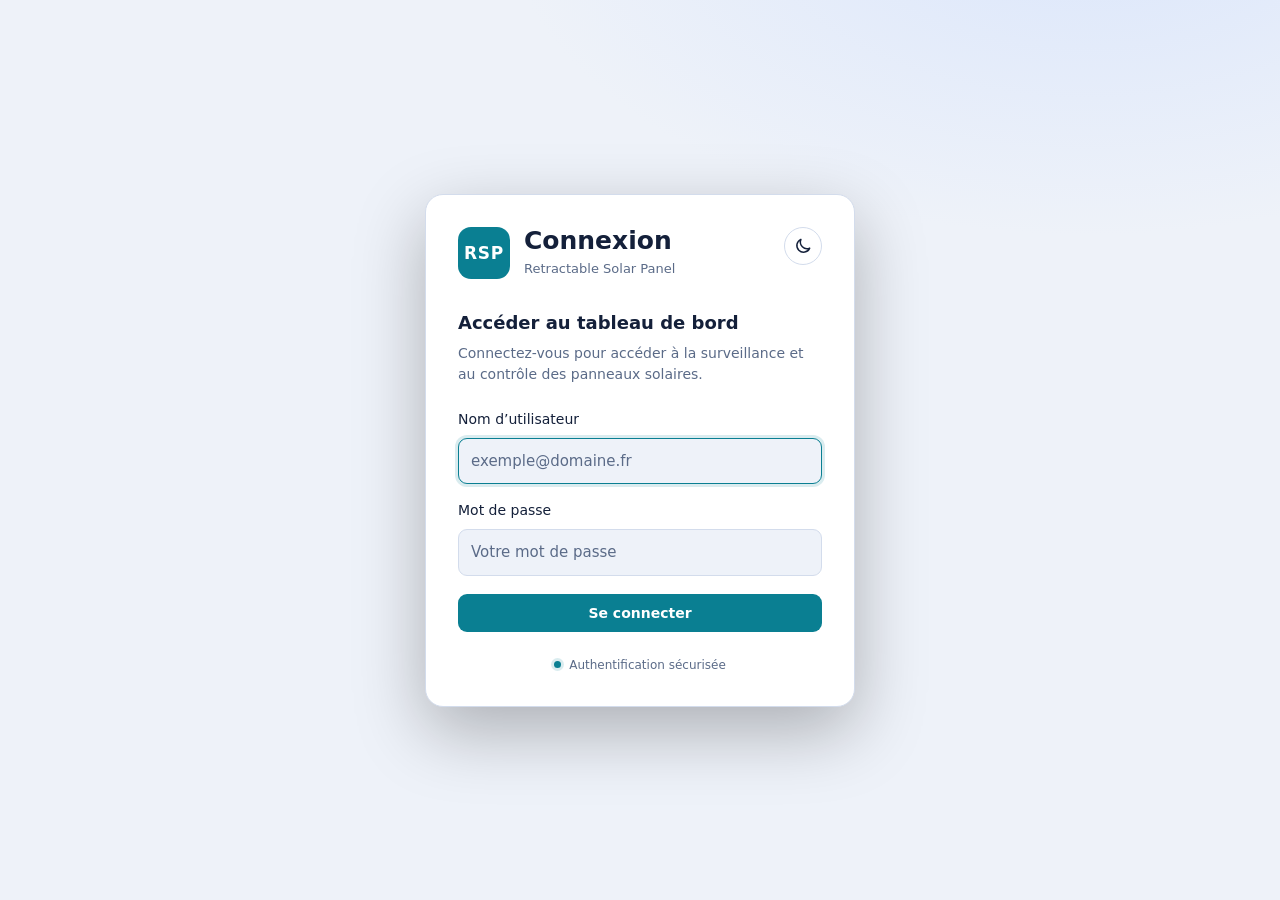
<file: index.html>
<!DOCTYPE html>
<html lang="fr">
<head>
  <meta charset="utf-8">
  <meta name="viewport" content="width=device-width, initial-scale=1">

  <title>RSP – Connexion</title>

  <script src="config.js"></script>
  <script src="js/theme-init.js"></script>
  <link rel="stylesheet" href="css/login.css">
</head>

<body>

  <main class="login-page">

    <section class="login-card" aria-labelledby="login-title">

      <div class="login-header">
        <div class="brand">
          <div class="brand-logo">RSP</div>

          <div>
            <h1 id="login-title">Connexion</h1>
            <p>Retractable Solar Panel</p>
          </div>
        </div>

        <button
          type="button"
          class="theme-btn"
          id="themeBtn"
          aria-label="Changer de thème"
          title="Changer de thème"
        >
          <svg class="i-sun" viewBox="0 0 24 24" aria-hidden="true">
            <circle cx="12" cy="12" r="4"/>
            <path d="M12 2v2M12 20v2M4.9 4.9l1.4 1.4M17.7 17.7l1.4 1.4M2 12h2M20 12h2M4.9 19.1l1.4-1.4M17.7 6.3l1.4-1.4"/>
          </svg>

          <svg class="i-moon" viewBox="0 0 24 24" aria-hidden="true">
            <path d="M20 14.5A8 8 0 0 1 9.5 4a8 8 0 1 0 10.5 10.5z"/>
          </svg>
        </button>
      </div>

      <div class="login-intro">
        <h2>Accéder au tableau de bord</h2>
        <p>
          Connectez-vous pour accéder à la surveillance
          et au contrôle des panneaux solaires.
        </p>
      </div>

      <form
        class="login-form"
        id="loginForm"
        novalidate
        >
        <label for="loginUser">Nom d’utilisateur</label>
        <input type="text" id="loginUser" name="_username" autocomplete="username" placeholder="exemple@domaine.fr" required autofocus>

        <label for="loginPass">Mot de passe</label>
        <input type="password" id="loginPass" name="_password" autocomplete="current-password" placeholder="Votre mot de passe" required>

        <p class="login-error" id="loginError" hidden>Identifiants incorrects.</p>

        <button type="submit" class="login-submit">Se connecter</button>
      </form>

      <div class="login-footer">
        <span class="status-dot"></span>
        <span>Authentification sécurisée</span>
      </div>

    </section>

  </main>

  <script src="js/login.js" defer></script>

</body>
</html>
</file>
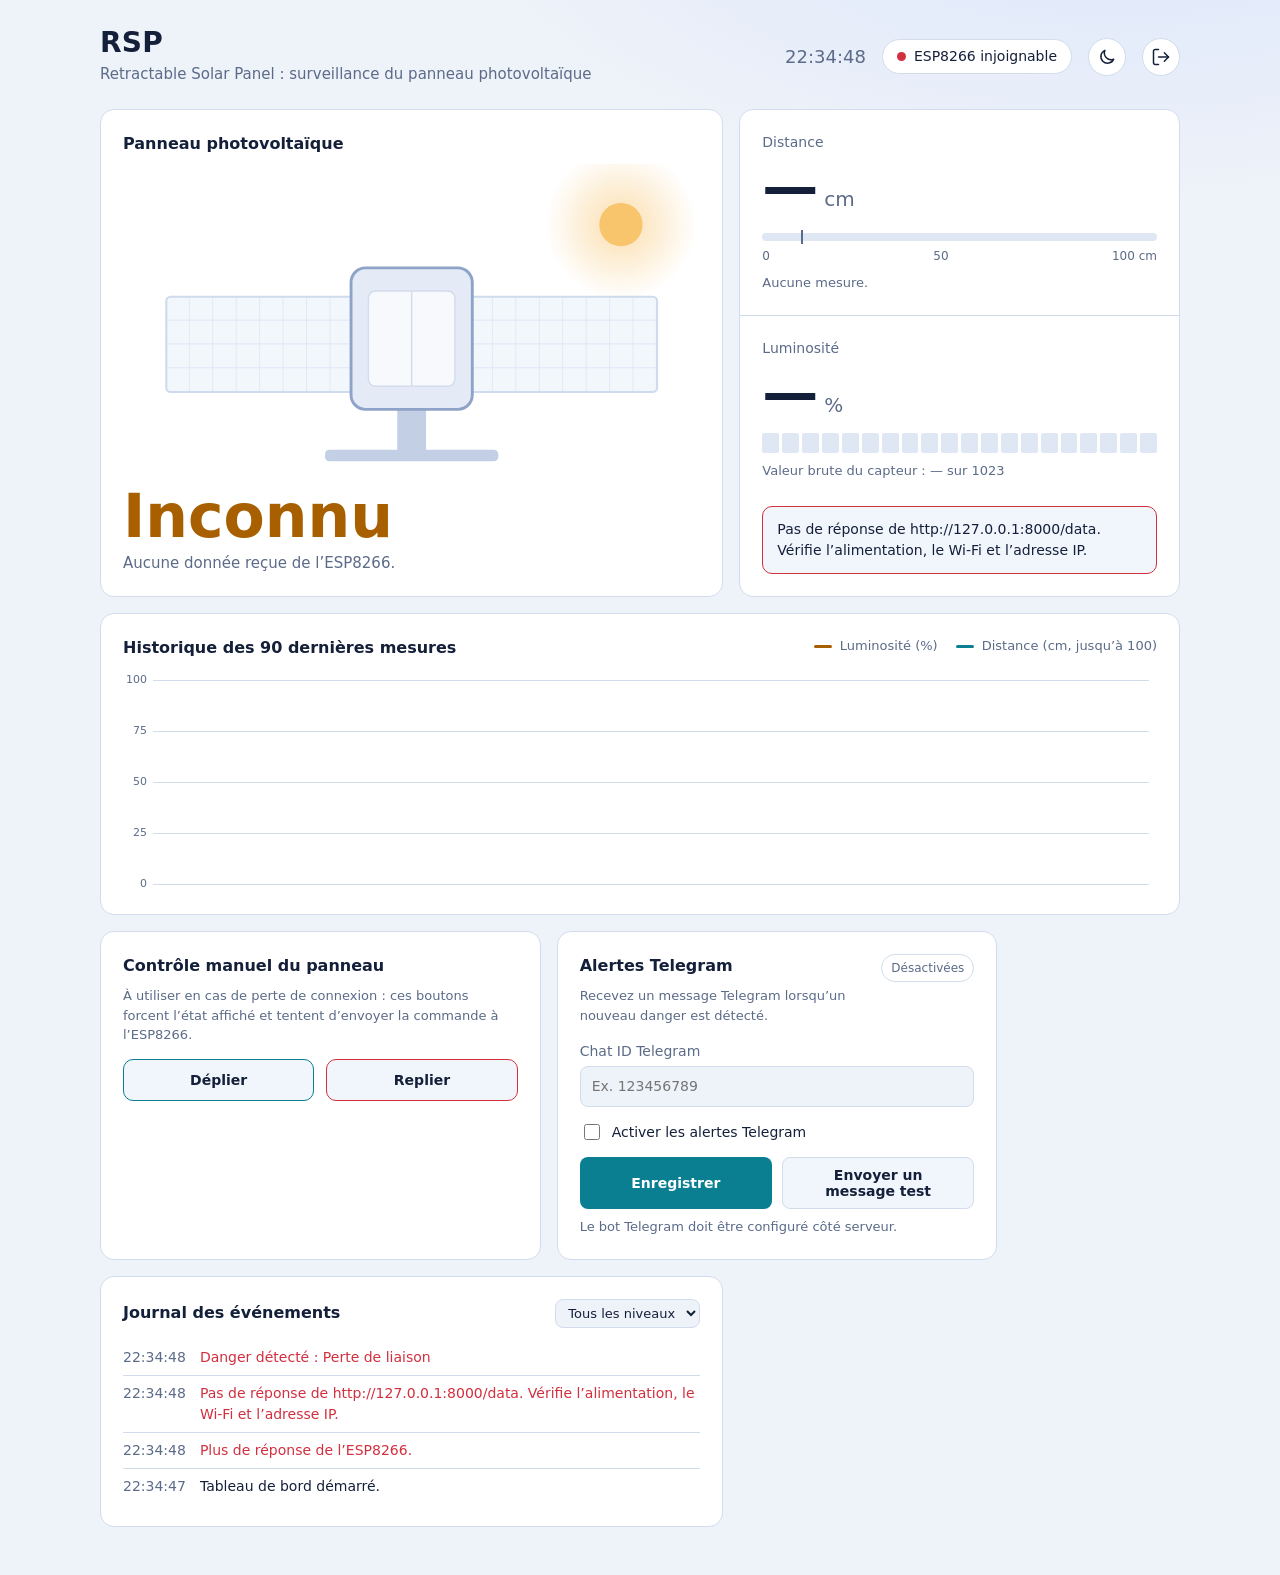
<file: dashboard.html>
﻿<!DOCTYPE html>
<html lang="fr">
<head>
<meta charset="utf-8">
<meta name="viewport" content="width=device-width, initial-scale=1">
<title>RSP – Retractable Solar Panel</title>
<!-- chargé en premier (avant le CSS) pour poser le thème sombre/clair avant l'affichage et éviter un flash -->
<script src="config.js"></script>
<script src="js/theme-init.js"></script>
<link rel="stylesheet" href="css/style.css">
</head>
<body>
<div class="wrap">

  <header>
    <div>
      <h1>RSP</h1>
      <p class="subtitle">Retractable Solar Panel : surveillance du panneau photovoltaïque</p>
    </div>
    <div class="head-right">
      <span class="clock" id="clock">--:--:--</span>
      <span class="pill" id="pill" data-mode="none" role="status">Démarrage…</span>
      <!-- data-mode (live/demo/offline) est changé par setMode() dans app.js -->
      <button type="button" class="theme-btn" id="themeBtn" aria-label="Passer en mode clair" title="Changer de thème">
        <svg class="i-sun" viewBox="0 0 24 24" aria-hidden="true"><circle cx="12" cy="12" r="4"/><path d="M12 2v2M12 20v2M4.9 4.9l1.4 1.4M17.7 17.7l1.4 1.4M2 12h2M20 12h2M4.9 19.1l1.4-1.4M17.7 6.3l1.4-1.4"/></svg>
        <svg class="i-moon" viewBox="0 0 24 24" aria-hidden="true"><path d="M20 14.5A8 8 0 0 1 9.5 4a8 8 0 1 0 10.5 10.5z"/></svg>
      </button>
      <button type="button" class="theme-btn" id="logoutBtn" aria-label="Se déconnecter" title="Se déconnecter">
        <svg viewBox="0 0 24 24" aria-hidden="true" fill="none" stroke="currentColor" stroke-width="2" stroke-linecap="round" stroke-linejoin="round">
          <path d="M9 21H5a2 2 0 0 1-2-2V5a2 2 0 0 1 2-2h4"/>
          <polyline points="16 17 21 12 16 7"/>
          <line x1="21" y1="12" x2="9" y2="12"/>
        </svg>
      </button>
    </div>
  </header>

  <main class="grid">

    <!-- Panneau : état ouvert / refermé -->
    <section class="surface hero" id="hero" data-state="unknown" aria-labelledby="h-panel">
      <h2 id="h-panel">Panneau photovoltaïque</h2>

      <svg id="panelSvg" viewBox="0 0 400 220" data-state="unknown" role="img"
           aria-label="Schéma du panneau : ailes sorties ou rangées dans le coffre">
        <defs>
          <!-- motif répété en grille, utilisé comme texture des cellules photovoltaïques -->
          <pattern id="cells" patternUnits="objectBoundingBox" width=".125" height=".25">
            <rect class="cell-bg" width="16.25" height="16.5"/>
            <path class="cell-line" d="M16.25 0V16.5M0 16.5H16.25" stroke-width=".9" fill="none"/>
          </pattern>
          <!-- dégradé circulaire utilisé pour le halo lumineux du soleil -->
          <radialGradient id="glow">
            <stop class="sun-stop" offset="0" stop-opacity=".55"/>
            <stop class="sun-stop" offset="1" stop-opacity="0"/>
          </radialGradient>
        </defs>

        <!-- soleil : halo + disque plein ; son opacité est pilotée par app.js selon la luminosité -->
        <g id="sun" style="opacity:.6">
          <circle cx="345" cy="42" r="52" fill="url(#glow)"/>
          <circle class="sun-core" cx="345" cy="42" r="15"/>
        </g>

        <!-- mât et base -->
        <rect class="mast" x="190" y="168" width="20" height="32"/>
        <rect class="mast" x="140" y="198" width="120" height="8" rx="3"/>

        <!-- ailes : leur transformation (repli/déploiement) est gérée en CSS via l'attribut data-state -->
        <g class="wing" id="wingL">
          <rect x="30" y="92" width="130" height="66" rx="3" class="wing-face" fill="url(#cells)" stroke-width="1.5"/>
        </g>
        <g class="wing" id="wingR">
          <rect x="240" y="92" width="130" height="66" rx="3" class="wing-face" fill="url(#cells)" stroke-width="1.5"/>
        </g>

        <!-- coffre : renferme les ailes quand le panneau est rentré -->
        <rect class="bay" x="158" y="72" width="84" height="98" rx="10" stroke-width="2"/>
        <rect class="bay-inner" x="170" y="88" width="60" height="66" rx="5"/>
        <path class="bay-line" d="M200 88V154"/>
      </svg>

      <p class="state-word" id="stateWord" aria-live="polite">Inconnu</p>
      <!-- aria-live : les lecteurs d'écran annoncent automatiquement les changements d'état -->
      <p class="state-sub" id="stateSub">En attente des premières mesures.</p>
    </section>

    <!-- Distance + luminosité -->
    <section class="surface readouts" aria-label="Mesures des capteurs">
      <div class="readout">
        <div class="label">Distance</div>
        <div class="value-row">
          <span class="value" id="dist">—</span><span class="unit">cm</span>
        </div>
        <div class="track" aria-hidden="true">
          <div class="tick" id="tick"></div>
          <!-- repère fixe positionné au seuil "rentré" configuré -->
          <div class="marker" id="marker" style="visibility:hidden"></div>
          <!-- curseur mobile : sa position (left en %) reflète la distance mesurée -->
        </div>
        <div class="scale" aria-hidden="true"><span>0</span><span>50</span><span>100 cm</span></div>
        <p class="note" id="distNote">Aucune mesure.</p>
      </div>

      <div class="readout">
        <div class="label">Luminosité</div>
        <div class="value-row">
          <span class="value" id="lum">—</span><span class="unit">%</span>
          <span class="word" id="lumWord"></span>
        </div>
        <div class="segs" id="segs" aria-hidden="true"></div>
        <!-- rempli dynamiquement par app.js avec 20 <span> (les segments de la barre) -->
        <p class="note">Valeur brute du capteur : <span id="lumRaw">—</span> sur 1023</p>
      </div>

      <div class="alert" id="alert" role="status" hidden></div>
      <!-- masqué par défaut (attribut hidden) ; affiché par showAlert() dans app.js -->
    </section>

    <!-- Historique -->
    <section class="surface history" aria-labelledby="h-hist">
      <div class="history-head">
        <h2 id="h-hist">Historique des 90 dernières mesures</h2>
        <div class="legend">
          <span><i style="background:var(--warn)"></i>Luminosité (%)</span>
          <span><i style="background:var(--ok)"></i>Distance (cm, jusqu’à 100)</span>
        </div>
      </div>
      <canvas id="chart" aria-label="Courbes de luminosité et de distance"></canvas>
    </section>

    <!-- Contrôle manuel : utile si l'ESP8266 ne répond plus et qu'il faut piloter le panneau à la main -->
    <section class="surface manual" aria-labelledby="h-manual">
      <h2 id="h-manual">Contrôle manuel du panneau</h2>
      <p class="note">À utiliser en cas de perte de connexion : ces boutons forcent l’état affiché et tentent d’envoyer la commande à l’ESP8266.</p>
      <div class="manual-actions">
        <button type="button" class="manual-btn deploy" id="btnDeploy" data-action="deploy">Déplier</button>
        <button type="button" class="manual-btn retract" id="btnRetract" data-action="retract">Replier</button>
      </div>
      <p class="note" id="manualStatus" aria-live="polite"></p>
      <!-- mis à jour par app.js après chaque commande manuelle -->
    </section>

    <section class="surface telegram-settings" aria-labelledby="h-telegram">
      <div class="settings-head">
        <div>
          <h2 id="h-telegram">Alertes Telegram</h2>
          <p class="note">Recevez un message Telegram lorsqu’un nouveau danger est détecté.</p>
        </div>
        <span class="telegram-status" id="telegramStatus" data-state="off">Désactivées</span>
      </div>
      <form id="telegramForm">
        <label for="telegramChatId">Chat ID Telegram
          <input type="text" id="telegramChatId" name="chatId" placeholder="Ex. 123456789" inputmode="numeric">
        </label>
        <label class="check-label">
          <input type="checkbox" id="telegramEnabled" name="enabled">
          Activer les alertes Telegram
        </label>
        <div class="telegram-actions">
          <button type="submit">Enregistrer</button>
          <button type="button" class="secondary-btn" id="telegramTest">Envoyer un message test</button>
        </div>
      </form>
      <p class="note" id="telegramMessage" aria-live="polite">Le bot Telegram doit être configuré côté serveur.</p>
    </section>


    <!-- Journal -->
    <section class="surface journal" aria-labelledby="h-log">
      <div class="journal-head">
        <h2 id="h-log">Journal des événements</h2>
        <select id="logFilter" aria-label="Filtrer le journal par niveau">
          <option value="all">Tous les niveaux</option>
          <option value="crit">Critique</option>
          <option value="warn">Attention</option>
          <option value="info">Info</option>
        </select>
      </div>
      <ul id="log"></ul>
      <!-- data-filter (posé par app.js) masque en CSS les lignes qui ne correspondent pas au niveau choisi -->
    </section>

  </main>
</div>

<noscript>Ce tableau de bord a besoin de JavaScript pour afficher les mesures en direct.</noscript>



<!-- defer : le script s'exécute après le chargement complet du HTML, une fois tous les éléments accessibles -->
<script src="js/app.js" defer></script>
</body>
</html>
</file>
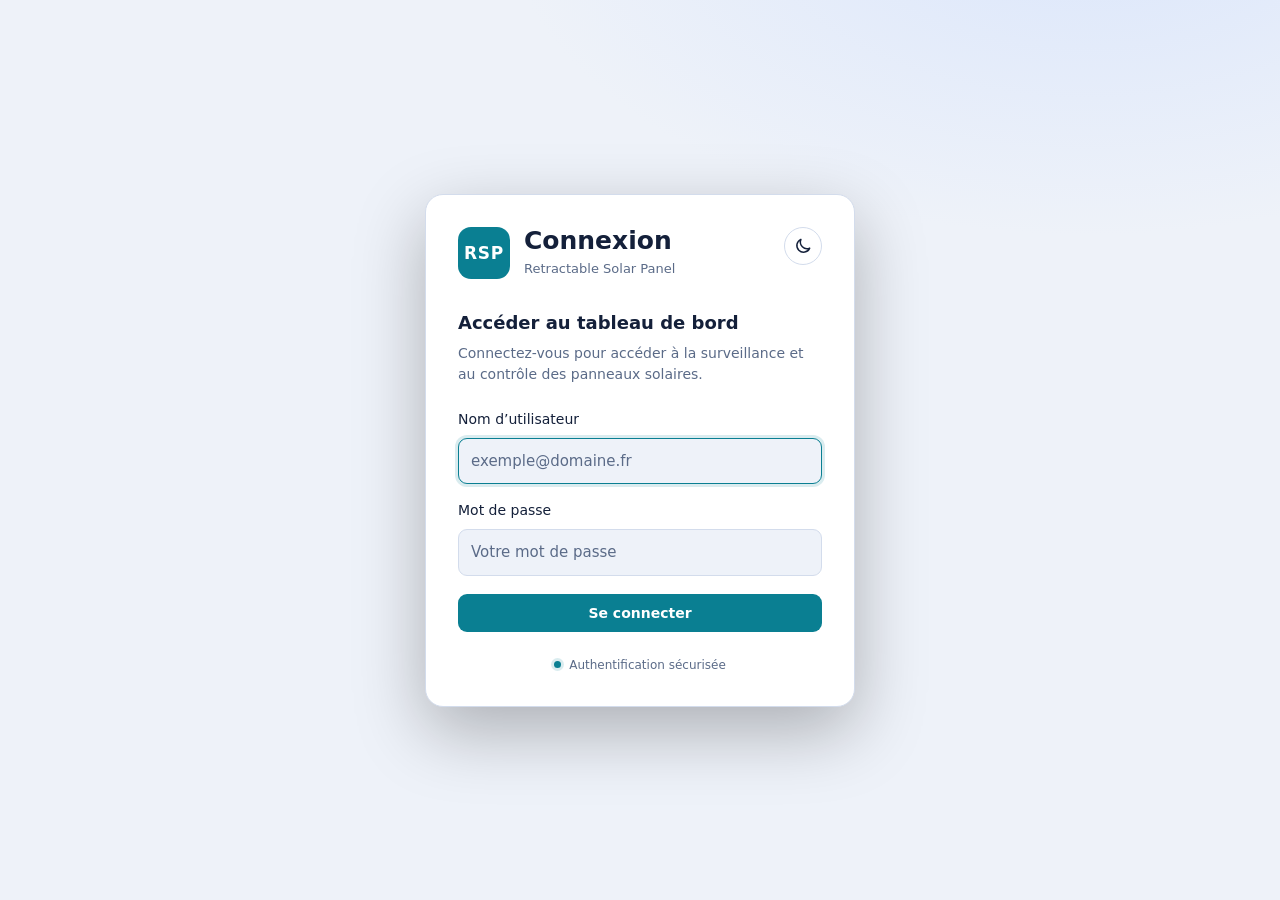
<file: login.html>
<!DOCTYPE html>
<html lang="fr">
<head>
  <meta charset="utf-8">
  <meta name="viewport" content="width=device-width, initial-scale=1">

  <title>RSP – Connexion</title>

  <script src="js/theme-init.js"></script>
  <link rel="stylesheet" href="css/login.css">
</head>

<body>

  <main class="login-page">

    <section class="login-card" aria-labelledby="login-title">

      <div class="login-header">
        <div class="brand">
          <div class="brand-logo">RSP</div>

          <div>
            <h1 id="login-title">Connexion</h1>
            <p>Retractable Solar Panel</p>
          </div>
        </div>

        <button
          type="button"
          class="theme-btn"
          id="themeBtn"
          aria-label="Changer de thème"
          title="Changer de thème"
        >
          <svg class="i-sun" viewBox="0 0 24 24" aria-hidden="true">
            <circle cx="12" cy="12" r="4"/>
            <path d="M12 2v2M12 20v2M4.9 4.9l1.4 1.4M17.7 17.7l1.4 1.4M2 12h2M20 12h2M4.9 19.1l1.4-1.4M17.7 6.3l1.4-1.4"/>
          </svg>

          <svg class="i-moon" viewBox="0 0 24 24" aria-hidden="true">
            <path d="M20 14.5A8 8 0 0 1 9.5 4a8 8 0 1 0 10.5 10.5z"/>
          </svg>
        </button>
      </div>

      <div class="login-intro">
        <h2>Accéder au tableau de bord</h2>
        <p>
          Connectez-vous pour accéder à la surveillance
          et au contrôle des panneaux solaires.
        </p>
      </div>

      <form
        class="login-form"
        id="loginForm"
        novalidate
        >
        <label for="loginUser">Nom d’utilisateur</label>
        <input type="text" id="loginUser" name="_username" autocomplete="username" placeholder="exemple@domaine.fr" required autofocus>

        <label for="loginPass">Mot de passe</label>
        <input type="password" id="loginPass" name="_password" autocomplete="current-password" placeholder="Votre mot de passe" required>

        <p class="login-error" id="loginError" hidden>Identifiants incorrects.</p>

        <button type="submit" class="login-submit">Se connecter</button>
      </form>

      <div class="login-footer">
        <span class="status-dot"></span>
        <span>Authentification sécurisée</span>
      </div>

    </section>

  </main>

  <script src="js/login.js" defer></script>

</body>
</html>
</file>
<file: css/login.css>
:root {
  color-scheme: dark;

  --bg: #0a1122;
  --surface: #101a33;
  --surface-2: #15223f;
  --line: #22335a;

  --text: #e6edf8;
  --muted: #8fa0bf;

  --ok: #4fd8e8;
  --warn: #ffb547;
  --crit: #ff6b6b;

  --on-ok: #06202a;
  --ok-ring: #4fd8e826;
  --glow: #182a55;

  --ui: system-ui, -apple-system, "Segoe UI", Roboto, sans-serif;
  --num: "Bahnschrift", "DIN Alternate", "Roboto Condensed",
         "Arial Narrow", system-ui, sans-serif;
}

:root[data-theme="light"] {
  color-scheme: light;

  --bg: #eef2f9;
  --surface: #ffffff;
  --surface-2: #f1f5fc;
  --line: #d3dcec;

  --text: #14203a;
  --muted: #5b6b88;

  --ok: #0a7f92;
  --warn: #a85f00;
  --crit: #d22f3f;

  --on-ok: #ffffff;
  --ok-ring: #0a7f9226;
  --glow: #dbe6fb;
}

* {
  box-sizing: border-box;
}

body {
  margin: 0;
  min-height: 100vh;

  color: var(--text);
  font: 15px/1.5 var(--ui);

  background:
    radial-gradient(
      900px 500px at 85% -10%,
      var(--glow) 0%,
      transparent 65%
    ),
    var(--bg);

  display: flex;
  align-items: center;
  justify-content: center;
}

/* ---------- Conteneur ---------- */

.login-page {
  width: 100%;
  padding: 24px;
}

/* ---------- Carte ---------- */

.login-card {
  width: 100%;
  max-width: 430px;
  margin: 0 auto;

  padding: 32px;

  background: var(--surface);
  border: 1px solid var(--line);
  border-radius: 18px;

  box-shadow:
    0 24px 70px rgba(0, 0, 0, .28);
}

/* ---------- En-tête ---------- */

.login-header {
  display: flex;
  align-items: flex-start;
  justify-content: space-between;
  gap: 20px;
}

.brand {
  display: flex;
  align-items: center;
  gap: 14px;
}

.brand-logo {
  width: 52px;
  height: 52px;

  display: flex;
  align-items: center;
  justify-content: center;

  border-radius: 13px;

  color: var(--on-ok);
  background: var(--ok);

  font: 700 17px var(--num);
  letter-spacing: .04em;
}

.brand h1 {
  margin: 0;

  font: 600 25px/1.1 var(--num);
}

.brand p {
  margin: 4px 0 0;

  color: var(--muted);
  font-size: 13px;
}

/* ---------- Bouton thème ---------- */

.theme-btn {
  flex: none;

  width: 38px;
  height: 38px;
  padding: 0;

  display: inline-flex;
  align-items: center;
  justify-content: center;

  cursor: pointer;

  color: var(--text);
  background: var(--surface);

  border: 1px solid var(--line);
  border-radius: 50%;
}

.theme-btn:hover {
  border-color: var(--muted);
}

.theme-btn svg {
  width: 20px;
  height: 20px;

  fill: none;
  stroke: currentColor;
  stroke-width: 1.8;
  stroke-linecap: round;
  stroke-linejoin: round;
}

.theme-btn .i-moon {
  display: none;
}

:root[data-theme="light"] .theme-btn .i-sun {
  display: none;
}

:root[data-theme="light"] .theme-btn .i-moon {
  display: inline;
}

/* ---------- Introduction ---------- */

.login-intro {
  margin-top: 30px;
}

.login-intro h2 {
  margin: 0;

  font-size: 18px;
  font-weight: 600;
}

.login-intro p {
  margin: 7px 0 0;

  color: var(--muted);
  font-size: 14px;
}

/* ---------- Formulaire ---------- */

.login-form {
  display: grid;
  gap: 8px;

  margin-top: 24px;
}

.login-form label {
  color: var(--text);

  font-size: 14px;
  font-weight: 500;
}

.login-form input {
  width: 100%;
  padding: 11px 12px;

  color: var(--text);
  background: var(--bg);

  border: 1px solid var(--line);
  border-radius: 9px;

  font: inherit;

  outline: none;

  transition:
    border-color .15s,
    box-shadow .15s;
}

.login-form input + label {
  margin-top: 8px;
}

.login-form input::placeholder {
  color: var(--muted);
}

.login-form input:focus {
  border-color: var(--ok);

  box-shadow:
    0 0 0 3px var(--ok-ring);
}

/* ---------- Erreur ---------- */

.login-error {
  margin: 4px 0 0;

  padding: 10px 12px;

  color: var(--crit);

  background: color-mix(
    in srgb,
    var(--crit) 8%,
    transparent
  );

  border: 1px solid var(--crit);
  border-radius: 8px;

  font-size: 13px;
}

.login-error[hidden] {
  display: none;
}

/* ---------- Bouton ---------- */

.login-submit {
  width: 100%;

  margin-top: 10px;
  padding: 11px 18px;

  cursor: pointer;

  color: var(--on-ok);
  background: var(--ok);

  border: 0;
  border-radius: 9px;

  font: 600 14px var(--ui);

  transition:
    filter .15s,
    transform .05s;
}

.login-submit:hover {
  filter: brightness(1.1);
}

.login-submit:active {
  transform: translateY(1px);
}

/* ---------- Pied de carte ---------- */

.login-footer {
  display: flex;
  align-items: center;
  justify-content: center;
  gap: 8px;

  margin-top: 24px;

  color: var(--muted);
  font-size: 12px;
}

.status-dot {
  width: 7px;
  height: 7px;

  border-radius: 50%;

  background: var(--ok);

  box-shadow:
    0 0 0 3px var(--ok-ring);
}

/* ---------- Accessibilité ---------- */

:focus-visible {
  outline: 2px solid var(--warn);
  outline-offset: 2px;
}

/* ---------- Mobile ---------- */

@media (max-width: 500px) {

  .login-page {
    padding: 16px;
  }

  .login-card {
    padding: 24px;
    border-radius: 14px;
  }

  .brand-logo {
    width: 46px;
    height: 46px;
  }

  .brand h1 {
    font-size: 22px;
  }
}
</file>
<file: css/style.css>
/* Variables du thème sombre (par défaut) : toutes les couleurs de la page sont définies ici une seule fois */
:root {
  color-scheme: dark; /* indique au navigateur d'utiliser ses propres éléments (scrollbars...) en version sombre */
  --bg: #0a1122;        /* couleur de fond de la page */
  --surface: #101a33;   /* couleur de fond des cartes (panneau, mesures, journal...) */
  --surface-2: #15223f; /* fond légèrement différent, utilisé pour le bandeau d'alerte */
  --line: #22335a;      /* couleur des bordures et séparateurs */
  --text: #e6edf8;      /* couleur du texte principal */
  --muted: #8fa0bf;     /* couleur du texte secondaire (légendes, notes) */
  --ok: #4fd8e8;      /* nominal */
  --warn: #ffb547;    /* attention */
  --crit: #ff6b6b;    /* critique */
  --on-ok: #06202a; /* couleur du texte posé sur un fond --ok (ex : le bouton "Appliquer") */
  --ok-ring: #4fd8e826; /* halo semi-transparent autour du point vert "connecté" */
  --glow: #182a55; /* lueur douce en haut à droite de la page */
  --track: #1b2a4d; /* fond des jauges/barres de progression */
  /* schéma du panneau */
  --sun: #ffb547; /* couleur du soleil dessiné */
  --cell-bg: #123163; /* fond des cellules photovoltaïques du schéma */
  --cell-line: #4a86d1; /* traits de séparation des cellules */
  --wing-edge: #6fa3e6; /* contour des "ailes" du panneau */
  --body-fill: #15223f; /* remplissage du coffre du panneau */
  --body-stroke: #3a507f; /* contour du coffre */
  --body-inner: #0d1730; /* intérieur (plus sombre) du coffre */
  --mast: #22335a; /* couleur du mât/support */
  --num: "Bahnschrift", "DIN Alternate", "Roboto Condensed", "Arial Narrow", system-ui, sans-serif; /* police pour les chiffres/valeurs */
  --ui: system-ui, -apple-system, "Segoe UI", Roboto, sans-serif; /* police pour le texte courant */
}

/* Variables réécrites quand data-theme="light" est posé sur <html> (voir js/theme-init.js et js/app.js) */
:root[data-theme="light"] {
  color-scheme: light;
  --bg: #eef2f9;
  --surface: #ffffff;
  --surface-2: #f1f5fc;
  --line: #d3dcec;
  --text: #14203a;
  --muted: #5b6b88;
  --ok: #0a7f92;
  --warn: #a85f00;
  --crit: #d22f3f;
  --on-ok: #ffffff;
  --ok-ring: #0a7f9226;
  --glow: #dbe6fb;
  --track: #dfe7f5;
  --sun: #f59e0b;
  --cell-bg: #cfe0f7;
  --cell-line: #5f8fcf;
  --wing-edge: #3f74bd;
  --body-fill: #e4ebf7;
  --body-stroke: #8ea3c7;
  --body-inner: #f7f9fd;
  --mast: #c3cfe4;
}

* { box-sizing: border-box; } /* les paddings/bordures ne s'ajoutent pas à la largeur/hauteur déclarée */

body {
  margin: 0; /* supprime la marge par défaut du navigateur */
  min-height: 100vh; /* la page occupe au moins toute la hauteur de l'écran */
  color: var(--text);
  font: 15px/1.5 var(--ui); /* taille 15px, interligne 1.5, police définie plus haut */
  background:
    radial-gradient(1100px 520px at 88% -8%, var(--glow) 0%, transparent 62%), /* lueur décorative en haut à droite */
    var(--bg);
}

.wrap { max-width: 1120px; margin: 0 auto; padding: 28px 20px 48px; } /* centre le contenu et limite sa largeur */

/* ---------- En-tête ---------- */
header { /* bandeau du haut : titre à gauche, horloge/badge/thème à droite */
  display: flex; flex-wrap: wrap; align-items: center;
  justify-content: space-between; gap: 12px 24px; margin-bottom: 24px;
}
h1 { margin: 0; font: 600 28px/1.1 var(--num); letter-spacing: .01em; }
.subtitle { margin: 4px 0 0; color: var(--muted); }
.head-right { display: flex; align-items: center; gap: 16px; } /* regroupe horloge, badge et bouton thème */
.clock { font: 500 18px var(--num); font-variant-numeric: tabular-nums; color: var(--muted); } /* tabular-nums : les chiffres gardent la même largeur, l'horloge ne "tremble" pas */

.pill { /* le badge de statut ("Connecté", "Mode démo"...) */
  display: inline-flex; align-items: center; gap: 8px;
  padding: 6px 14px; border: 1px solid var(--line); border-radius: 999px; /* radius énorme = forme de pilule */
  background: var(--surface); font-size: 14px;
}
.pill::before { /* le petit point coloré avant le texte du badge */
  content: ""; width: 9px; height: 9px; border-radius: 50%;
  background: var(--muted); /* couleur par défaut, écrasée ci-dessous selon data-mode */
}
.pill[data-mode="live"]::before    { background: var(--ok); box-shadow: 0 0 0 4px var(--ok-ring); } /* halo autour du point vert */
.pill[data-mode="demo"]::before    { background: var(--warn); }
.pill[data-mode="offline"]::before { background: var(--crit); }

/* ---------- Grille ---------- */
.grid { display: grid; grid-template-columns: repeat(12, 1fr); gap: 16px; } /* grille à 12 colonnes, comme Bootstrap */
.surface { /* style commun à toutes les "cartes" de l'interface */
  background: var(--surface); border: 1px solid var(--line);
  border-radius: 14px; padding: 22px;
}
.hero     { grid-column: span 7; }  /* le panneau photovoltaïque occupe 7 colonnes sur 12 */
.readouts { grid-column: span 5; padding: 0; display: flex; flex-direction: column; } /* distance + luminosité, 5 colonnes */
.history  { grid-column: span 12; } /* le graphique prend toute la largeur */
.journal  { grid-column: span 7; }
.config   { grid-column: span 5; }
.manual   { grid-column: span 5; }

h2 { margin: 0; font-size: 16px; font-weight: 600; }
.muted { color: var(--muted); }

/* ---------- Panneau (élément principal) ---------- */
.hero { --state: var(--text); display: flex; flex-direction: column; } /* --state : couleur du mot d'état, changée ci-dessous */
.hero[data-state="open"]    { --state: var(--ok); }    /* "Déployé" en couleur nominale */
.hero[data-state="unknown"] { --state: var(--warn); }  /* "Inconnu" en couleur d'alerte */

.hero svg { width: 100%; height: auto; display: block; margin: 8px 0 4px; }
.state-word { /* le gros mot "Déployé"/"Rentré"/"Inconnu" */
  margin: 0; font: 600 clamp(40px, 7vw, 60px)/1 var(--num); /* clamp : taille qui s'adapte entre 40px et 60px selon l'écran */
  color: var(--state); transition: color .4s;
}
.state-sub { margin: 6px 0 0; color: var(--muted); }

.wing { /* les deux "ailes" (panneaux solaires) du schéma SVG */
  transform-box: fill-box; /* le point de pivot se calcule sur la forme elle-même, pas sur tout le SVG */
  transition: transform .9s cubic-bezier(.65, 0, .25, 1), opacity .9s; /* anime le repli/déploiement */
}
#wingL { transform-origin: 100% 50%; } /* l'aile gauche pivote/rétrécit depuis son bord droit (contre le coffre) */
#wingR { transform-origin: 0% 50%; }   /* l'aile droite depuis son bord gauche */
svg[data-state="closed"] .wing  { transform: scaleX(.03); opacity: 0; } /* panneau fermé : ailes quasi invisibles */
svg[data-state="unknown"] .wing { opacity: .25; } /* état inconnu : ailes semi-transparentes */
#sun { transition: opacity .6s; } /* le soleil s'éclaircit/s'assombrit en douceur */
.sun-stop { stop-color: var(--sun); } /* couleur du dégradé du halo du soleil */
.sun-core { fill: var(--sun); } /* disque plein du soleil */
.cell-bg { fill: var(--cell-bg); } /* fond de chaque cellule photovoltaïque */
.cell-line { stroke: var(--cell-line); } /* traits de la grille des cellules */
.wing-face { stroke: var(--wing-edge); } /* contour des ailes */
.mast { fill: var(--mast); } /* mât et base */
.bay { fill: var(--body-fill); stroke: var(--body-stroke); } /* coffre du panneau */
.bay-inner { fill: var(--body-inner); stroke: var(--line); } /* partie intérieure du coffre */
.bay-line { stroke: var(--line); } /* ligne de séparation dans le coffre */

/* ---------- Bouton de thème ---------- */
.theme-btn { /* bouton rond soleil/lune en haut à droite */
  display: inline-flex; align-items: center; justify-content: center;
  width: 38px; height: 38px; padding: 0; cursor: pointer;
  color: var(--text); background: var(--surface);
  border: 1px solid var(--line); border-radius: 50%;
}
.theme-btn:hover { border-color: var(--muted); }
.theme-btn svg {
  width: 20px; height: 20px; fill: none; stroke: currentColor;
  stroke-width: 1.8; stroke-linecap: round; stroke-linejoin: round;
}
.theme-btn .i-moon { display: none; } /* par défaut (thème sombre) on montre l'icône soleil, pas la lune */
:root[data-theme="light"] .theme-btn .i-sun { display: none; }   /* en thème clair, cache le soleil... */
:root[data-theme="light"] .theme-btn .i-moon { display: inline; } /* ...et montre la lune à la place */

/* ---------- Bouton de connexion ---------- */
.login-btn { /* bouton "Connexion" dans l'en-tête, ouvre la fenêtre de connexion */
  display: inline-flex; align-items: center; gap: 8px;
  padding: 8px 16px; cursor: pointer; font: 600 14px var(--ui);
  color: var(--on-ok); background: var(--ok); border: 0; border-radius: 999px;
}
.login-btn:hover { filter: brightness(1.1); }
.login-btn svg { width: 18px; height: 18px; fill: none; stroke: currentColor; stroke-width: 1.8; stroke-linecap: round; stroke-linejoin: round; }
.login-btn[data-logged="true"] { background: var(--surface-2); color: var(--text); border: 1px solid var(--line); }

/* ---------- Fenêtre de connexion (modale) ---------- */
.modal-overlay { /* fond assombri qui couvre toute la page */
  position: fixed; inset: 0; z-index: 50; display: flex; align-items: center; justify-content: center;
  padding: 20px; background: rgba(0, 0, 0, .55);
}
.modal-overlay[hidden] { display: none; }
.modal { /* la carte de connexion elle-même */
  position: relative; width: 100%; max-width: 340px; padding: 26px;
  background: var(--surface); border: 1px solid var(--line); border-radius: 14px;
  box-shadow: 0 20px 60px rgba(0, 0, 0, .35);
}
.modal h2 { margin: 0 0 16px; }
.modal form { display: grid; gap: 14px; margin-top: 0; }
.modal-close { /* bouton "×" en haut à droite de la modale */
  position: absolute; top: 12px; right: 12px; width: 30px; height: 30px; padding: 0;
  display: inline-flex; align-items: center; justify-content: center;
  font-size: 20px; line-height: 1; color: var(--muted); background: transparent; border: 0; border-radius: 8px; cursor: pointer;
}
.modal-close:hover { background: var(--surface-2); color: var(--text); }
#loginError { color: var(--crit); }

/* ---------- Mesures ---------- */
.readout { padding: 22px; } /* un bloc "Distance" ou "Luminosité" */
.readout + .readout { border-top: 1px solid var(--line); } /* ligne de séparation entre les deux blocs */
.readout .label { color: var(--muted); font-size: 14px; }
.readout .value-row { display: flex; align-items: baseline; gap: 6px; margin: 6px 0 12px; }
.value { font: 600 56px/1 var(--num); font-variant-numeric: tabular-nums; } /* le gros chiffre */
.unit  { font: 500 20px var(--num); color: var(--muted); } /* "cm" ou "%" à côté du chiffre */
.note  { margin: 8px 0 0; font-size: 13px; color: var(--muted); }
.word  { margin-left: auto; font: 500 18px var(--num); color: var(--warn); } /* mot "Faible"/"Forte" aligné à droite */

.track { /* la barre grise qui sert de fond à la jauge de distance */
  position: relative; height: 8px; margin: 18px 0 6px;
  background: var(--track); border-radius: 4px;
}
.marker { /* curseur mobile indiquant la distance mesurée */
  position: absolute; top: -5px; left: 0; width: 4px; height: 18px;
  background: var(--ok); border-radius: 2px; transform: translateX(-50%); /* centre le repère sur sa position "left" */
  transition: left .4s;
}
.tick { /* petit repère fixe indiquant le seuil "rentré" configuré */
  position: absolute; top: -3px; width: 2px; height: 14px;
  background: var(--muted); transform: translateX(-50%);
}
.scale { display: flex; justify-content: space-between; font-size: 12px; color: var(--muted); } /* graduations 0/50/100 cm */

.segs { display: grid; grid-template-columns: repeat(20, 1fr); gap: 3px; height: 20px; } /* 20 segments de la barre de luminosité */
.segs span { background: var(--track); border-radius: 2px; transition: background .3s; } /* segment éteint par défaut */
.segs span.on { background: var(--warn); } /* segment allumé (classe ajoutée en JS) */

.alert { /* bandeau de message sous les mesures */
  margin: auto 22px 22px; padding: 12px 14px; border-radius: 10px;
  border: 1px solid var(--line); background: var(--surface-2); font-size: 14px;
}
.alert[hidden] { display: none; } /* masqué quand il n'y a rien à signaler (attribut posé en JS) */
.alert[data-level="warn"] { border-color: var(--warn); }
.alert[data-level="crit"] { border-color: var(--crit); }
.alert[data-level="info"] { border-color: var(--ok); }

/* ---------- Historique ---------- */
.history-head { display: flex; flex-wrap: wrap; justify-content: space-between; gap: 8px 20px; margin-bottom: 12px; }
.legend { display: flex; gap: 18px; font-size: 13px; color: var(--muted); } /* légende des deux courbes */
.legend i { display: inline-block; width: 18px; height: 3px; border-radius: 2px; margin-right: 8px; vertical-align: middle; } /* petit trait de couleur devant chaque légende */
canvas { width: 100%; height: 220px; display: block; } /* zone de dessin du graphique historique */

/* ---------- Contrôle manuel ---------- */
.manual-actions { display: flex; gap: 12px; margin-top: 14px; flex-wrap: wrap; }
.manual-btn { /* boutons "Déplier"/"Replier" utilisés en cas de perte de connexion */
  flex: 1 1 140px; padding: 12px 18px; font: 600 14px var(--ui); cursor: pointer;
  border-radius: 10px; border: 1px solid var(--line); color: var(--text); background: var(--surface-2);
  transition: filter .15s, border-color .15s;
}
.manual-btn:hover { filter: brightness(1.08); }
.manual-btn.deploy { border-color: var(--ok); }
.manual-btn.retract { border-color: var(--crit); }
.manual-btn:disabled { opacity: .5; cursor: not-allowed; filter: none; }
#manualStatus:empty { display: none; }

/* ---------- Alertes Telegram ---------- */
.telegram-settings { grid-column: span 5; }
.settings-head { display: flex; align-items: flex-start; justify-content: space-between; gap: 16px; }
.telegram-status { padding: 4px 9px; border: 1px solid var(--line); border-radius: 999px; color: var(--muted); font-size: 12px; white-space: nowrap; }
.telegram-status[data-state="on"] { color: var(--ok); border-color: var(--ok); }
.telegram-settings form { margin-top: 16px; }
.telegram-settings input[type="text"] { width: 100%; }
.check-label { display: flex; align-items: center; gap: 9px; color: var(--text); }
.check-label input { width: 16px; height: 16px; accent-color: var(--ok); }
.telegram-actions { display: flex; flex-wrap: wrap; gap: 10px; }
.telegram-actions button { flex: 1 1 150px; }
.secondary-btn { color: var(--text); background: var(--surface-2); border: 1px solid var(--line); }

/* ---------- Journal ---------- */
.journal-head { display: flex; align-items: center; justify-content: space-between; gap: 12px; } /* titre + filtre sur la même ligne */
.journal-head select { width: auto; padding: 5px 8px; font-size: 13px; } /* plus compact que les select du formulaire */
.journal ul { list-style: none; margin: 12px 0 0; padding: 0; max-height: 210px; overflow: auto; } /* liste défilante des événements */
.journal li { display: flex; gap: 14px; padding: 7px 0; border-top: 1px solid var(--line); font-size: 14px; }
.journal li:first-child { border-top: 0; } /* pas de ligne au-dessus du tout premier événement */
.journal time { color: var(--muted); font-variant-numeric: tabular-nums; flex: none; } /* l'heure ne rétrécit jamais */
.journal li[data-level="warn"] span { color: var(--warn); }
.journal li[data-level="crit"] span { color: var(--crit); }
/* filtre du journal : #log reçoit un attribut data-filter posé par app.js, on masque le reste en CSS */
#log[data-filter="crit"] li:not([data-level="crit"]) { display: none; }
#log[data-filter="warn"] li:not([data-level="warn"]) { display: none; }
#log[data-filter="info"] li:not([data-level="info"]) { display: none; }

/* ---------- Réglages ---------- */
form { display: grid; gap: 14px; margin-top: 14px; }
label { display: grid; gap: 4px; font-size: 14px; color: var(--muted); }
input[type="text"], input[type="number"], input[type="password"], select {
  width: 100%; padding: 9px 11px; color: var(--text); font: inherit;
  background: var(--bg); border: 1px solid var(--line); border-radius: 8px;
}
.check { display: flex; align-items: center; gap: 10px; color: var(--text); } /* ligne "Mode démo" avec sa case à cocher */
.check input { width: 18px; height: 18px; accent-color: var(--ok); }
form button { /* bouton "Appliquer" */
  justify-self: start; padding: 9px 18px; font: 600 14px var(--ui);
  color: var(--on-ok); background: var(--ok); border: 0; border-radius: 8px; cursor: pointer;
}
form button:hover { filter: brightness(1.1); }
:focus-visible { outline: 2px solid var(--warn); outline-offset: 2px; } /* contour visible au clavier (accessibilité) */

@media (max-width: 900px) { /* sur petit écran, chaque carte prend toute la largeur (empilées verticalement) */
  .hero, .readouts, .journal, .config, .manual, .telegram-settings { grid-column: span 12; }
}
@media (prefers-reduced-motion: reduce) { /* respecte le réglage "réduire les animations" du système */
  * { transition: none !important; }
}
</file>
